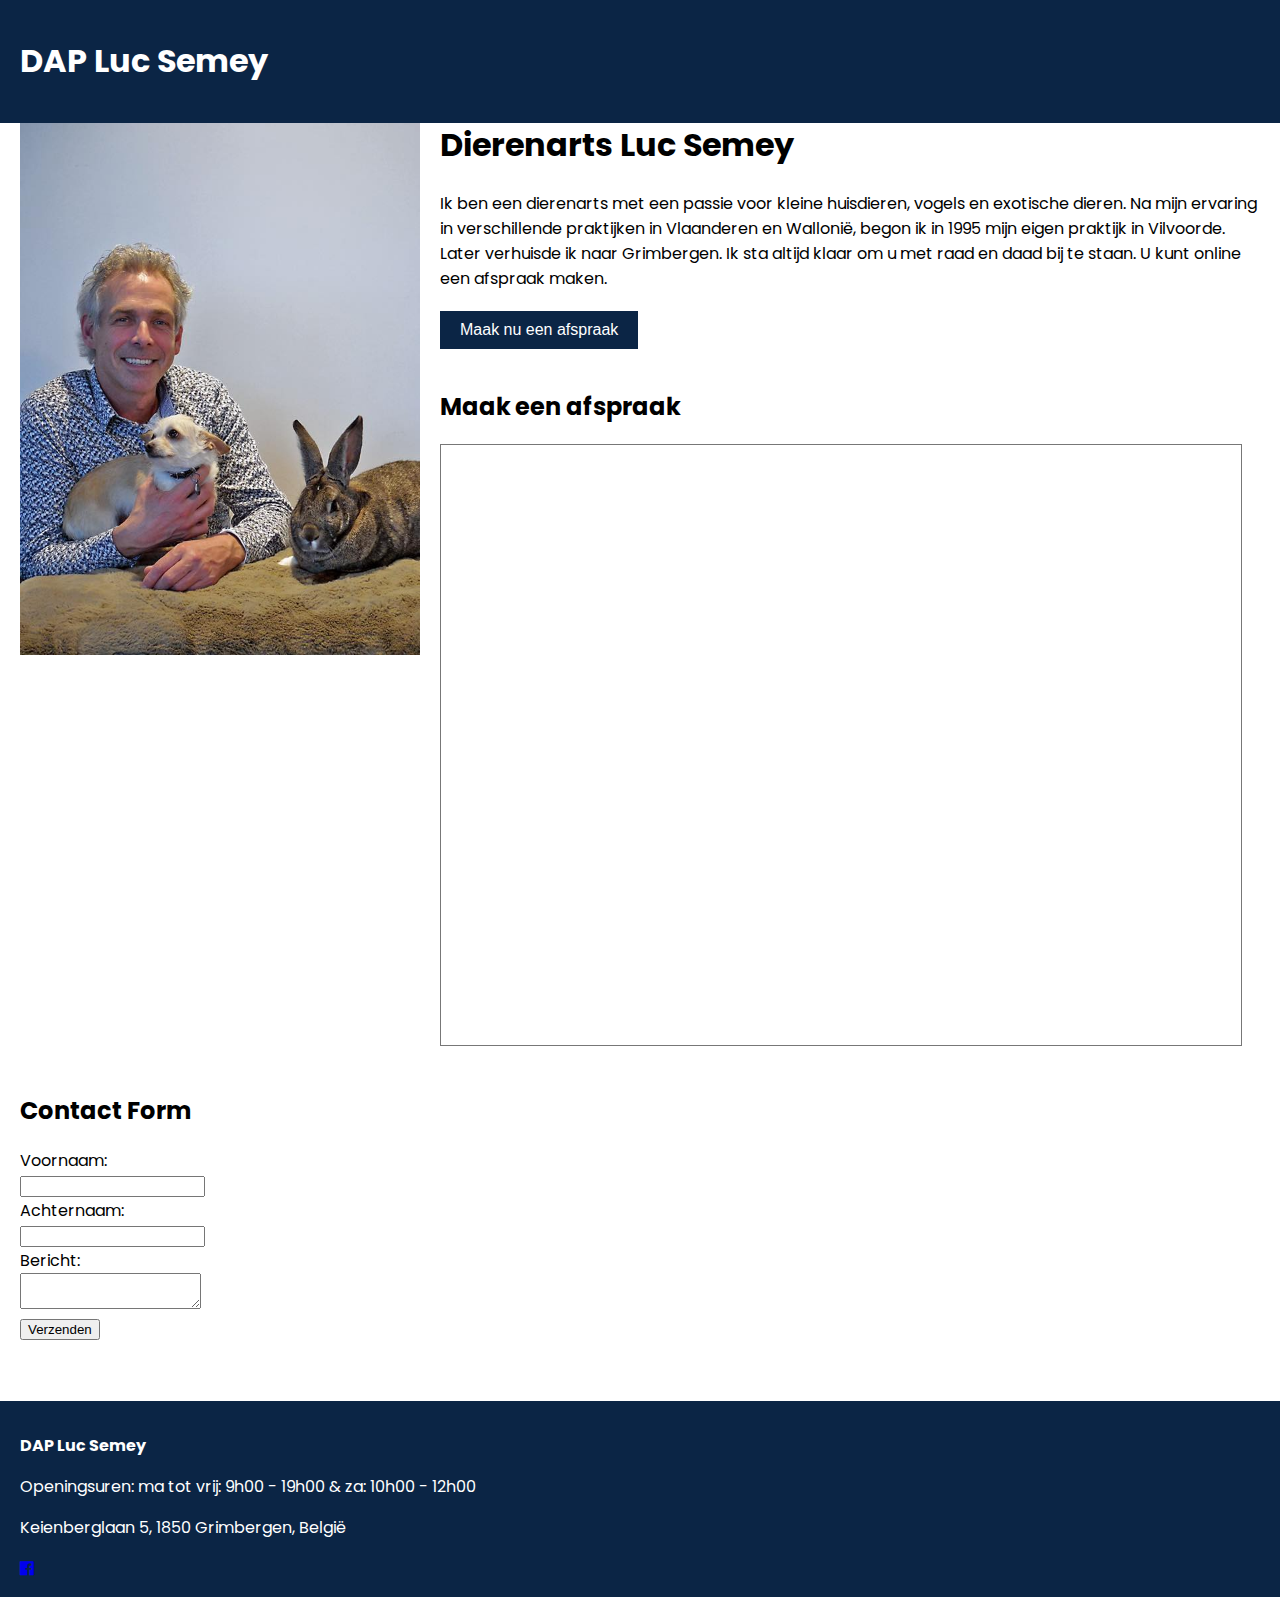
<file: index.html>
<!DOCTYPE html>
<html lang="en">
<head>
    <meta charset="UTF-8">
    <meta name="viewport" content="width=device-width, initial-scale=1.0">
    <title>DAP Luc Semey</title>
    <link rel="stylesheet" href="styles.css">
    <link rel="stylesheet" href="https://cdnjs.cloudflare.com/ajax/libs/font-awesome/4.7.0/css/font-awesome.min.css">
    <link rel="preconnect" href="https://fonts.googleapis.com">
    <link rel="preconnect" href="https://fonts.gstatic.com" crossorigin>
    <link href="https://fonts.googleapis.com/css2?family=Poppins:ital,wght@0,100;0,200;0,300;0,400;0,500;0,600;0,700;0,800;0,900;1,100;1,200;1,300;1,400;1,500;1,600;1,700;1,800;1,900&family=Questrial&display=swap" rel="stylesheet">
</head>
<body>
    <header>
        <h1>DAP Luc Semey</h1>
    </header>
    <div class="container">
        <section class="intro">
            <img src="img/Foto_LucSemey.jpg" alt="Introduction Image" width="400">
            <div>
                <h1>Dierenarts Luc Semey</h1>
                <p>Ik ben een dierenarts met een passie voor kleine huisdieren, vogels en exotische dieren. Na mijn ervaring in verschillende praktijken in Vlaanderen en Wallonië, begon ik in 1995 mijn eigen praktijk in Vilvoorde. Later verhuisde ik naar Grimbergen. Ik sta altijd klaar om u met raad en daad bij te staan. U kunt online een afspraak maken.</p>
                <button onclick="document.getElementById('appointment').scrollIntoView();">Maak nu een afspraak</button>
            </div>
        </section>
        <section id="appointment" class="appointment">
            <h2>Maak een afspraak</h2>
            <iframe src="https://calendar.google.com/calendar/embed?height=600&wkst=1&ctz=Europe%2FBrussels&bgcolor=%23ffffff&src=eWVudGwudmRwQGhvdG1haWwuY29t&src=YWRkcmVzc2Jvb2sjY29udGFjdHNAZ3JvdXAudi5jYWxlbmRhci5nb29nbGUuY29t&src=bmwuYmUjaG9saWRheUBncm91cC52LmNhbGVuZGFyLmdvb2dsZS5jb20&color=%23039BE5&color=%2333B679&color=%230B8043" style="border:solid 1px #777" width="800" height="600" frameborder="0" scrolling="no"></iframe>        </section>
        <section class="location">
                <div>
                    <h2>Contact Form</h2>
                    <form>
                        <label for="voornaam">Voornaam:</label><br>
                        <input type="text" id="voornaam" name="voornaam"><br>
                        <label for="achternaam">Achternaam:</label><br>
                        <input type="text" id="achternaam" name="achternaam"><br>
                        <label for="bericht">Bericht:</label><br>
                        <textarea id="bericht" name="bericht"></textarea><br>
                        <button type="submit">Verzenden</button>
                    </form>
                </div>
        </section>
    </div>
    <footer>
        <p><strong>DAP Luc Semey</strong></p>
        <p>Openingsuren: ma tot vrij: 9h00 - 19h00 & za: 10h00 - 12h00</p>
        <p>Keienberglaan 5, 1850 Grimbergen, België</p>
        <a href="https://www.facebook.com/DAPSemeyHendrix"><i class="fa fa-facebook-official"></i>
        </a>
    </footer>
</body>
</html>
</file>
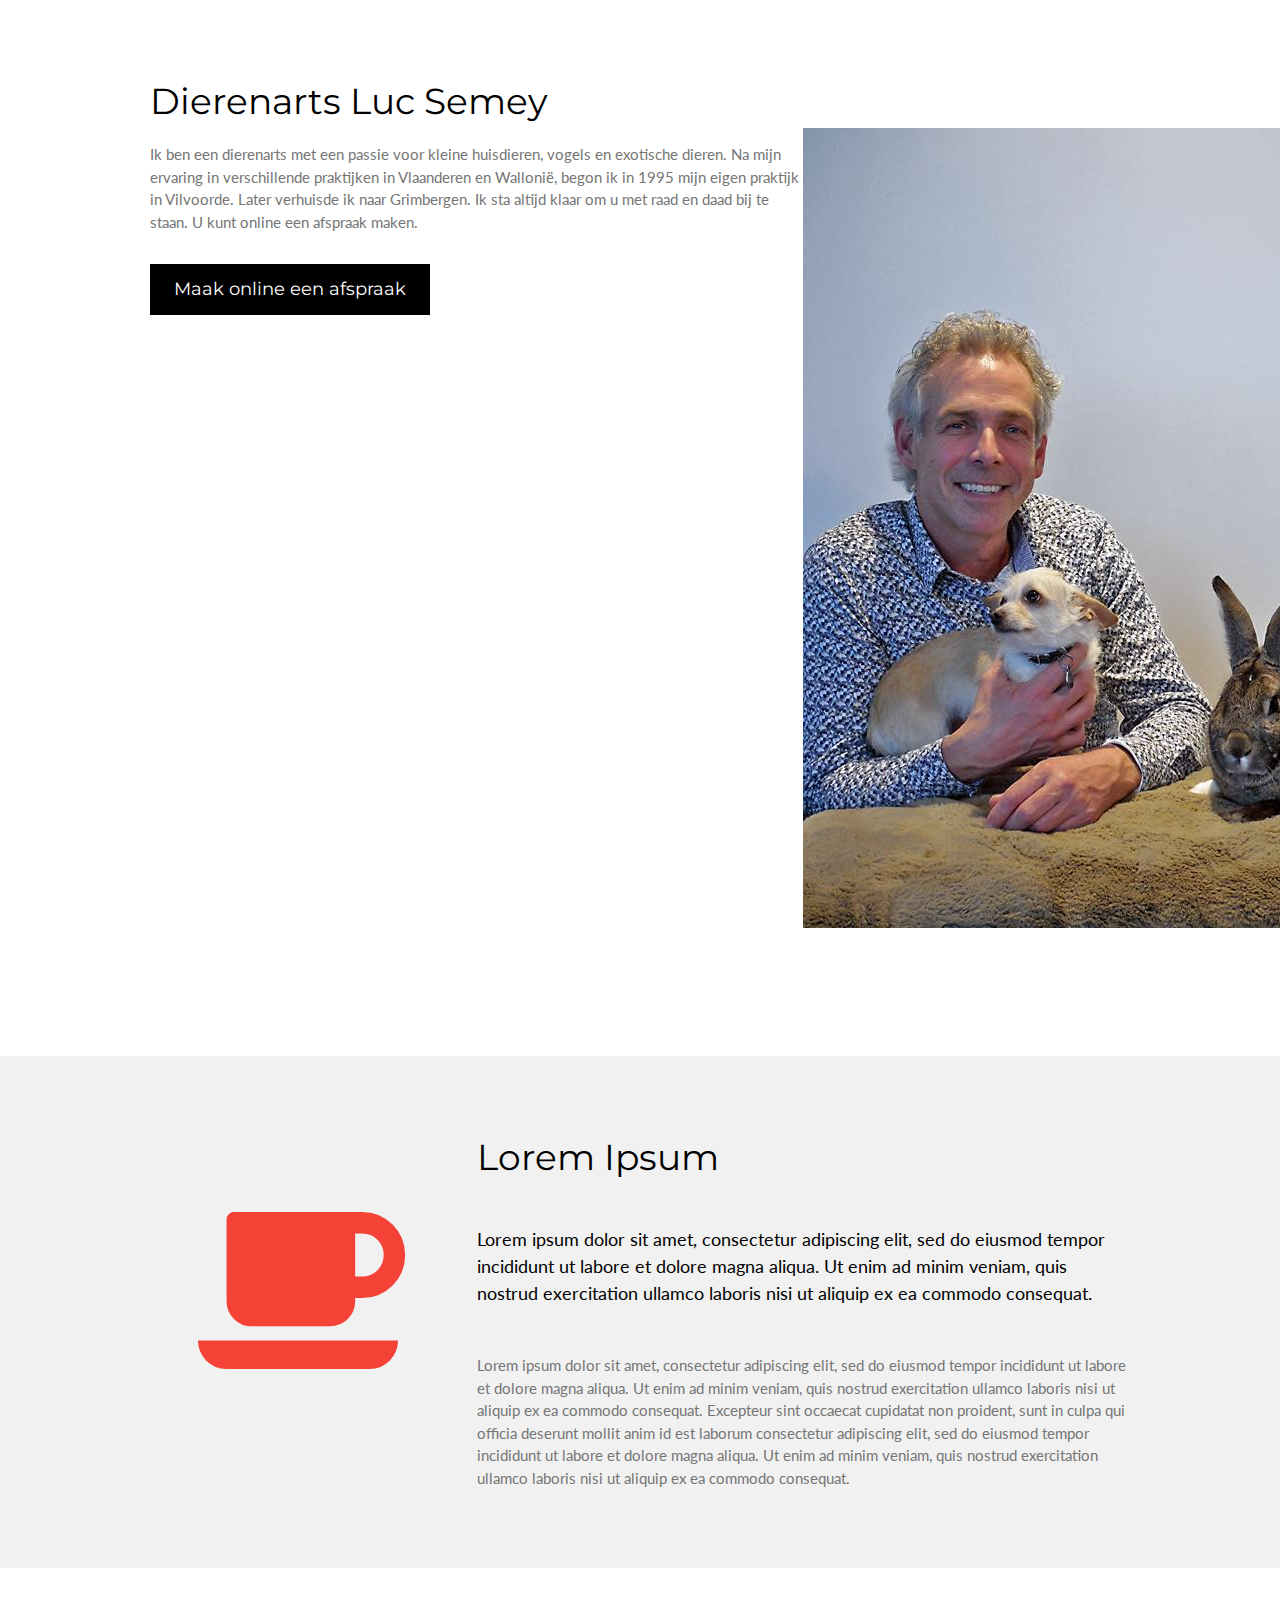
<file: Home.html>
<!DOCTYPE html>
<html lang="en">
<head>
<title>W3.CSS Template</title>
<meta charset="UTF-8">
<meta name="viewport" content="width=device-width, initial-scale=1">
<link rel="stylesheet" href="https://www.w3schools.com/w3css/4/w3.css">
<link rel="stylesheet" href="https://fonts.googleapis.com/css?family=Lato">
<link rel="stylesheet" href="https://fonts.googleapis.com/css?family=Montserrat">
<link rel="stylesheet" href="https://cdnjs.cloudflare.com/ajax/libs/font-awesome/4.7.0/css/font-awesome.min.css">
<style>
body,h1,h2,h3,h4,h5,h6 {font-family: "Lato", sans-serif}
.w3-bar,h1,button {font-family: "Montserrat", sans-serif}
.fa-anchor,.fa-coffee {font-size:200px}
</style>
</head>
<body>

<!-- First Grid -->
<div class="w3-row-padding w3-padding-64 w3-container">
  <div class="w3-content">
    <div class="w3-twothird">
      <h1>Dierenarts Luc Semey</h1>
      <p class="w3-text-grey">Ik ben een dierenarts met een passie voor kleine huisdieren, vogels en exotische dieren. Na mijn ervaring in verschillende praktijken in Vlaanderen en Wallonië, begon ik in 1995 mijn eigen praktijk in Vilvoorde. Later verhuisde ik naar Grimbergen. Ik sta altijd klaar om u met raad en daad bij te staan. U kunt online een afspraak maken.</p>
        <button class="w3-button w3-black w3-padding-large w3-large w3-margin-top">Maak  online een afspraak</button>
    </div>

    <div class="w3-third w3-center">
        <img class="w3-padding-64" src="img/Foto_LucSemey.jpg" alt="profielfoto Dierenarts Luc Semey">
    </div>
  </div>
</div>

<!-- Second Grid -->
<div class="w3-row-padding w3-light-grey w3-padding-64 w3-container">
  <div class="w3-content">
    <div class="w3-third w3-center">
      <i class="fa fa-coffee w3-padding-64 w3-text-red w3-margin-right"></i>
    </div>

    <div class="w3-twothird">
      <h1>Lorem Ipsum</h1>
      <h5 class="w3-padding-32">Lorem ipsum dolor sit amet, consectetur adipiscing elit, sed do eiusmod tempor incididunt ut labore et dolore magna aliqua. Ut enim ad minim veniam, quis nostrud exercitation ullamco laboris nisi ut aliquip ex ea commodo consequat.</h5>

      <p class="w3-text-grey">Lorem ipsum dolor sit amet, consectetur adipiscing elit, sed do eiusmod tempor incididunt ut labore et dolore magna aliqua. Ut enim ad minim veniam, quis nostrud exercitation ullamco laboris nisi ut aliquip ex ea commodo consequat. Excepteur sint
        occaecat cupidatat non proident, sunt in culpa qui officia deserunt mollit anim id est laborum consectetur adipiscing elit, sed do eiusmod tempor incididunt ut labore et dolore magna aliqua. Ut enim ad minim veniam, quis nostrud exercitation ullamco
        laboris nisi ut aliquip ex ea commodo consequat.</p>
    </div>
  </div>
</div>

<!-- Footer -->
<footer class="w3-container w3-padding-64 w3-center w3-opacity">  
  <div class="w3-xlarge w3-padding-32">
    <a href="https://www.facebook.com/DAPSemeyHendrix"></a><i class="fa fa-facebook-official w3-hover-opacity"></i></a>
 </div>
</footer>

</body>
</html>
</file>
<file: styles.css>
body {
    font-family: Poppins, sans-serif;
    margin: 0;
    padding: 0;
}
header {
    position: fixed;
    width: 100%;
    background-color: #0B2545;
    color: white;
    text-align: left;
    padding: 1em 20px;
    top: 0;
    z-index: 1000;
}
.container {
    margin-top: 80px;
    padding: 20px;
}
.intro, .appointment, .location, .contact, footer {
    margin-bottom: 40px;
}
.intro img {
    float: left;
    margin-right: 20px;
}
.intro button {
    display: block;
    margin-top: 20px;
    background-color: #0B2545;
    color: white; 
    border: none;
    padding: 10px 20px;
    cursor: pointer;
    font-size: 16px;
}
.intro button:hover {
    background-color: #83a3c7;
}
.two-columns {
    display: flex;
}
.two-columns > div {
    flex: 1;
    padding: 10px;
}
footer {
    background-color:  #0B2545;
    color: white;
    text-align: left;
    padding: 1em 20px;
}
</file>
